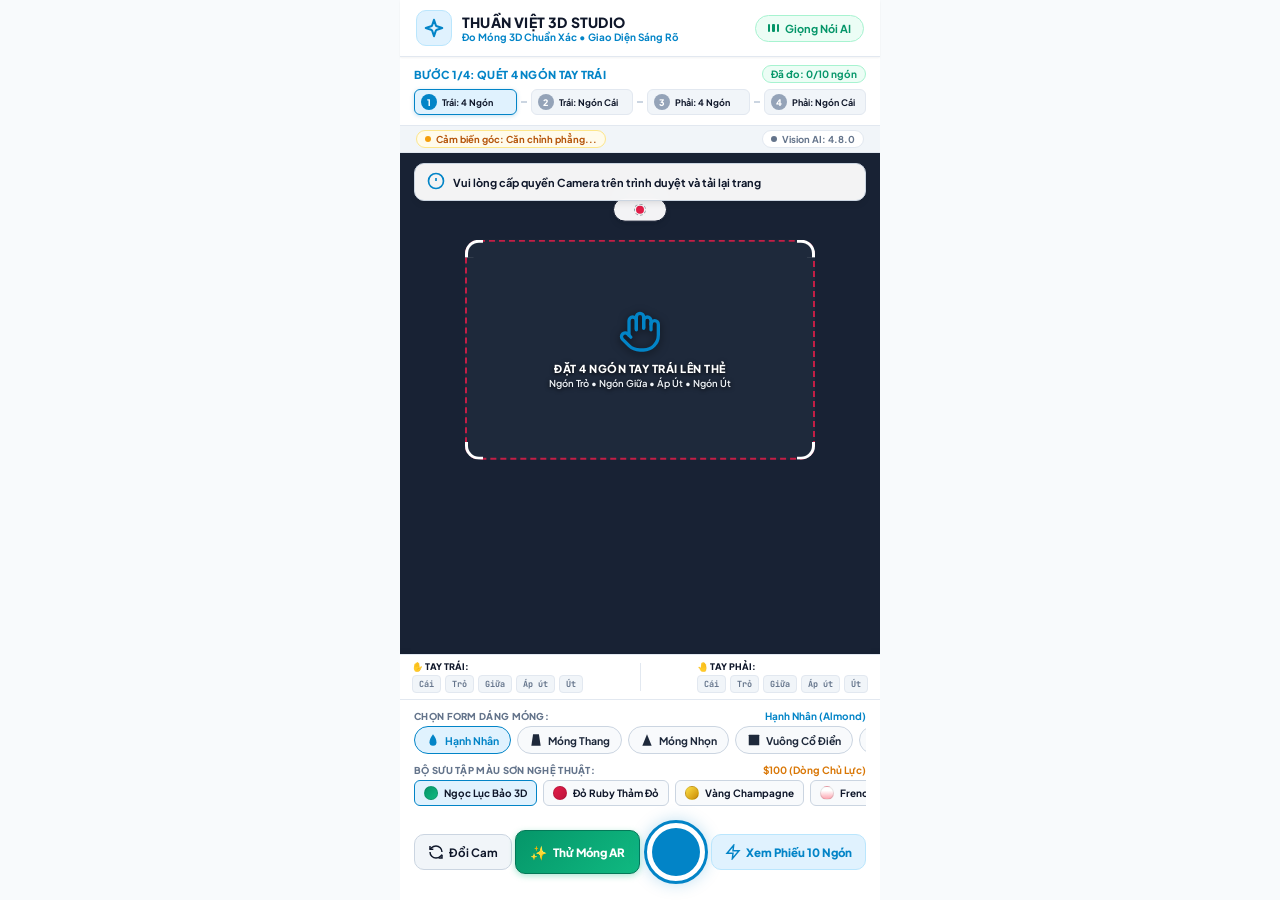
<file: index.html>
<!DOCTYPE html>
<html lang="vi">
<head>
    <meta charset="UTF-8">
    <meta name="viewport" content="width=device-width, initial-scale=1.0, maximum-scale=1.0, user-scalable=no">
    <title>Thuần Việt 3D Nail Studio — Quét 10 Ngón Bàn Tay (Light Mode)</title>
    <!-- Google Fonts -->
    <link rel="preconnect" href="https://fonts.googleapis.com">
    <link rel="preconnect" href="https://fonts.gstatic.com" crossorigin>
    <link href="https://fonts.googleapis.com/css2?family=Plus+Jakarta+Sans:wght@400;500;600;700;800&family=JetBrains+Mono:wght@600;700&display=swap" rel="stylesheet">
    <link rel="stylesheet" href="style.css">
    <!-- OpenCV.js -->
    <script async src="https://docs.opencv.org/4.8.0/opencv.js" onload="onOpenCvReady();" type="text/javascript"></script>
</head>
<body class="light-theme">

    <div class="app-container">
        <!-- HEADER (LIGHT THEME) -->
        <header class="app-header">
            <div class="brand">
                <div class="brand-badge">
                    <svg width="22" height="22" viewBox="0 0 24 24" fill="none" stroke="#0284C7" stroke-width="2.2" stroke-linecap="round" stroke-linejoin="round">
                        <path d="m12 3-1.912 5.813a2 2 0 0 1-1.275 1.275L3 12l5.813 1.912a2 2 0 0 1 1.275 1.275L12 21l1.912-5.813a2 2 0 0 1 1.275-1.275L21 12l-5.813-1.912a2 2 0 0 1-1.275-1.275L12 3Z"/>
                    </svg>
                </div>
                <div>
                    <h1 class="brand-title">THUẦN VIỆT 3D STUDIO</h1>
                    <span class="brand-sub">Đo Móng 3D Chuẩn Xác • Giao Diện Sáng Rõ</span>
                </div>
            </div>
            <div class="header-actions">
                <!-- VOICE ASSISTANT BUTTON -->
                <button id="voice-toggle-btn" class="btn-voice-pill active" title="Bật/Tắt Giọng Nói Hướng Dẫn">
                    <span class="sound-wave-bars">
                        <span></span><span></span><span></span>
                    </span>
                    <span class="btn-voice-text">Giọng Nói AI</span>
                </button>
            </div>
        </header>

        <!-- 4-STEP SCAN PROGRESSION STEPPER (HƯỚNG DẪN 4 BƯỚC ĐỦ 10 NGÓN) -->
        <div class="stepper-section">
            <div class="stepper-header">
                <span class="stepper-title" id="current-step-title">BƯỚC 1/4: QUÉT 4 NGÓN TAY TRÁI</span>
                <span class="fingers-counter" id="fingers-measured-tag">Đã đo: 0/10 ngón</span>
            </div>
            <div class="stepper-track">
                <div class="step-pill active" id="step-btn-1" data-step="1">
                    <span class="step-badge">1</span>
                    <span class="step-text">Trái: 4 Ngón</span>
                </div>
                <div class="step-connector"></div>
                <div class="step-pill" id="step-btn-2" data-step="2">
                    <span class="step-badge">2</span>
                    <span class="step-text">Trái: Ngón Cái</span>
                </div>
                <div class="step-connector"></div>
                <div class="step-pill" id="step-btn-3" data-step="3">
                    <span class="step-badge">3</span>
                    <span class="step-text">Phải: 4 Ngón</span>
                </div>
                <div class="step-connector"></div>
                <div class="step-pill" id="step-btn-4" data-step="4">
                    <span class="step-badge">4</span>
                    <span class="step-text">Phải: Ngón Cái</span>
                </div>
            </div>
        </div>

        <!-- SENSOR STATUS HUD -->
        <div class="sensor-bar">
            <div id="gyro-pill" class="status-pill status-warning">
                <span class="pulse-dot"></span> <span id="gyro-text">Cảm biến góc: Căn chỉnh phẳng...</span>
            </div>
            <div id="cv-pill" class="status-pill status-neutral">
                <span class="pulse-dot"></span> <span id="cv-text">Vision AI: 4.8.0</span>
            </div>
        </div>

        <!-- MAIN VIEWPORT / CAMERA CONTAINER -->
        <main class="viewport-card">
            <!-- CAMERA FEED -->
            <div id="camera-wrapper" class="camera-wrapper">
                <video id="video-feed" autoplay playsinline muted></video>
                <canvas id="ar-tryon-canvas" class="ar-tryon-canvas"></canvas>
                
                <!-- CARD OVERLAY FRAME WITH DYNAMIC HAND SILHOUETTE -->
                <div id="card-overlay" class="card-overlay">
                    <div class="corner tl"></div>
                    <div class="corner tr"></div>
                    <div class="corner br"></div>
                    <div class="corner bl"></div>
                    
                    <div class="overlay-guidance" id="overlay-guidance-content">
                        <div class="hand-silhouette-icon" id="silhouette-icon">
                            <!-- SVG Silhouette for 4 fingers -->
                            <svg width="44" height="44" viewBox="0 0 24 24" fill="none" stroke="#0284C7" stroke-width="1.8" stroke-linecap="round" stroke-linejoin="round">
                                <path d="M18 11V6a2 2 0 0 0-2-2v0a2 2 0 0 0-2 2v4"/>
                                <path d="M14 10V4a2 2 0 0 0-2-2v0a2 2 0 0 0-2 2v7"/>
                                <path d="M10 10.5V6a2 2 0 0 0-2-2v0a2 2 0 0 0-2 2v8"/>
                                <path d="M18 8a2 2 0 1 1 4 0v6a8 8 0 0 1-8 8h-2c-2.8 0-4.5-.86-5.99-2.34l-3.6-3.6a2 2 0 0 1 2.83-2.82L7 15"/>
                            </svg>
                        </div>
                        <p class="overlay-title" id="overlay-step-title">ĐẶT 4 NGÓN TAY TRÁI LÊN THẺ</p>
                        <p class="overlay-desc" id="overlay-step-desc">Ngón Trỏ • Ngón Giữa • Áp Út • Ngón Út</p>
                    </div>

                    <!-- Precision Spirit Bubble Level -->
                    <div class="spirit-level">
                        <div id="level-bubble" class="level-bubble"></div>
                        <div class="level-crosshair"></div>
                    </div>
                </div>

                <!-- LIVE HUD BANNER -->
                <div id="hud-banner" class="hud-banner">
                    <span id="hud-icon" class="hud-icon">
                        <svg width="18" height="18" viewBox="0 0 24 24" fill="none" stroke="#0284C7" stroke-width="2.2"><circle cx="12" cy="12" r="10"/><line x1="12" x2="12" y1="8" y2="12"/><line x1="12" x2="12.01" y1="16" y2="16"/></svg>
                    </span>
                    <span id="hud-message">Vui lòng giữ điện thoại nằm ngang song song mặt bàn</span>
                </div>

                <!-- PRIVACY MASK SHIELD -->
                <div class="privacy-shield-tag">
                    <svg width="13" height="13" viewBox="0 0 24 24" fill="none" stroke="#059669" stroke-width="2.2"><rect width="18" height="11" x="3" y="11" rx="2" ry="2"/><path d="M7 11V7a5 5 0 0 1 10 0v4"/></svg>
                    <span>Auto-Masking: Tự động che số thẻ bảo vệ thông tin</span>
                </div>
            </div>

            <!-- LIVE MEASURED 10-FINGER STATUS BAR (HIỂN THỊ TIẾN ĐỘ 10 NGÓN) -->
            <div class="measured-fingers-bar">
                <div class="hand-col left-col">
                    <span class="hand-col-title">✋ TAY TRÁI:</span>
                    <div class="finger-chips-row">
                        <span class="f-chip" id="chip-l-thumb">Cái</span>
                        <span class="f-chip" id="chip-l-index">Trỏ</span>
                        <span class="f-chip" id="chip-l-middle">Giữa</span>
                        <span class="f-chip" id="chip-l-ring">Áp út</span>
                        <span class="f-chip" id="chip-l-pinky">Út</span>
                    </div>
                </div>
                <div class="hand-divider"></div>
                <div class="hand-col right-col">
                    <span class="hand-col-title">🤚 TAY PHẢI:</span>
                    <div class="finger-chips-row">
                        <span class="f-chip" id="chip-r-thumb">Cái</span>
                        <span class="f-chip" id="chip-r-index">Trỏ</span>
                        <span class="f-chip" id="chip-r-middle">Giữa</span>
                        <span class="f-chip" id="chip-r-ring">Áp út</span>
                        <span class="f-chip" id="chip-r-pinky">Út</span>
                    </div>
                </div>
            </div>
        </main>

        <!-- CUSTOMIZATION STUDIO CONTROLS (LIGHT THEME) -->
        <section class="studio-controls">
            <!-- 1. SHAPE SELECTOR -->
            <div class="custom-group">
                <div class="group-header">
                    <span class="group-label">CHỌN FORM DÁNG MÓNG:</span>
                    <span class="group-selected-val" id="lbl-shape-selected">Hạnh Nhân (Almond)</span>
                </div>
                <div class="chips-scroll" id="shape-chips">
                    <button class="chip active" data-shape="almond" data-name="Hạnh Nhân (Almond)">
                        <svg width="14" height="14" viewBox="0 0 24 24" fill="currentColor"><path d="M12 2C8 7 6 12 6 16a6 6 0 0 0 12 0c0-4-2-9-6-14z"/></svg>
                        <span>Hạnh Nhân</span>
                    </button>
                    <button class="chip" data-shape="coffin" data-name="Móng Thang (Coffin)">
                        <svg width="14" height="14" viewBox="0 0 24 24" fill="currentColor"><polygon points="7,2 17,2 20,22 4,22"/></svg>
                        <span>Móng Thang</span>
                    </button>
                    <button class="chip" data-shape="stiletto" data-name="Móng Nhọn (Stiletto)">
                        <svg width="14" height="14" viewBox="0 0 24 24" fill="currentColor"><polygon points="12,2 20,22 4,22"/></svg>
                        <span>Móng Nhọn</span>
                    </button>
                    <button class="chip" data-shape="square" data-name="Vuông Cổ Điển (Square)">
                        <svg width="14" height="14" viewBox="0 0 24 24" fill="currentColor"><rect width="18" height="18" x="3" y="3" rx="1"/></svg>
                        <span>Vuông Cổ Điển</span>
                    </button>
                    <button class="chip" data-shape="oval" data-name="Bầu Dục Tự Nhiên (Oval)">
                        <svg width="14" height="14" viewBox="0 0 24 24" fill="currentColor"><ellipse cx="12" cy="12" rx="7" ry="10"/></svg>
                        <span>Bầu Dục</span>
                    </button>
                </div>
            </div>

            <!-- 2. ART THEME SELECTOR -->
            <div class="custom-group">
                <div class="group-header">
                    <span class="group-label">BỘ SƯU TẬP MÀU SƠN NGHỆ THUẬT:</span>
                    <span class="group-price-val" id="lbl-theme-price">$100 (Dòng Chủ Lực)</span>
                </div>
                <div class="swatches-scroll" id="theme-swatches">
                    <div class="swatch-card active" data-theme="emerald" data-name="Emerald 3D Velvet" data-price="$100 (Dòng Chủ Lực)">
                        <div class="swatch-circle grad-emerald"></div>
                        <span class="swatch-name">Ngọc Lục Bảo 3D</span>
                    </div>
                    <div class="swatch-card" data-theme="ruby" data-name="Ruby Haute Couture" data-price="$200 (May Đo Xa Xỉ)">
                        <div class="swatch-circle grad-ruby"></div>
                        <span class="swatch-name">Đỏ Ruby Thảm Đỏ</span>
                    </div>
                    <div class="swatch-card" data-theme="champagne" data-name="Golden Champagne Luxury" data-price="$200 (Hoàng Gia)">
                        <div class="swatch-circle grad-champagne"></div>
                        <span class="swatch-name">Vàng Champagne</span>
                    </div>
                    <div class="swatch-card" data-theme="french" data-name="French Minimalist Glow" data-price="$50 (Tiêu Chuẩn)">
                        <div class="swatch-circle grad-french"></div>
                        <span class="swatch-name">French Thanh Lịch</span>
                    </div>
                    <div class="swatch-card" data-theme="opal" data-name="Opal Mermaid Aura" data-price="$100 (Thiết Kế Riêng)">
                        <div class="swatch-circle grad-opal"></div>
                        <span class="swatch-name">Mắt Mèo Xà Cừ</span>
                    </div>
                </div>
            </div>

            <!-- ACTION CONTROLS ROW -->
            <div class="action-row">
                <button id="switch-cam-btn" class="btn btn-secondary" title="Đổi camera">
                    <svg width="16" height="16" viewBox="0 0 24 24" fill="none" stroke="currentColor" stroke-width="2.2"><path d="M21 12a9 9 0 0 0-9-9 9.75 9.75 0 0 0-6.74 2.74L3 8"/><path d="M3 3v5h5"/><path d="M3 12a9 9 0 0 0 9 9 9.75 9.75 0 0 0 6.74-2.74L21 16"/><path d="M16 21h5v-5"/></svg>
                    <span>Đổi Cam</span>
                </button>

                <button id="ar-tryon-toggle-btn" class="btn btn-ar-tryon" title="Bật/Tắt chế độ Thử Móng Thực Tế Ảo (AR)">
                    <span class="ar-sparkle-icon">✨</span>
                    <span>Thử Móng AR</span>
                </button>

                <button id="capture-btn" class="btn-shutter" title="Chụp bước hiện tại">
                    <div class="shutter-inner"></div>
                </button>

                <button id="demo-mode-btn" class="btn btn-demo" title="Quét thử toàn bộ 10 ngón">
                    <svg width="16" height="16" viewBox="0 0 24 24" fill="none" stroke="currentColor" stroke-width="2.2"><polygon points="13 2 3 14 12 14 11 22 21 10 12 10 13 2"/></svg>
                    <span>Xem Phiếu 10 Ngón</span>
                </button>
            </div>
        </section>

        <!-- LUXURY JOB TICKET MODAL (LIGHT THEME) -->
        <div id="ticket-modal" class="ticket-modal">
            <div class="modal-backdrop"></div>
            <div class="modal-sheet">
                <div class="sheet-drag-handle"></div>
                
                <div class="ticket-header">
                    <div class="ticket-brand-badge">
                        <div class="badge-dot-green"></div>
                        <span>THUAN VIET EXPORT HUB • QC VERIFIED (10 NGÓN)</span>
                    </div>
                    <div class="ticket-header-right">
                        <a id="sheet-link-btn" href="https://docs.google.com/spreadsheets/d/1HzQp6To-Nym-_payriXnLz97jsw6lJgkReQ0OVJ6y5I/edit?usp=sharing" target="_blank" class="btn-sheet-link" title="Xem Bảng Tính Google Sheet Trực Tuyến">
                            📊 Mở Google Sheet
                        </a>
                        <button id="close-modal-btn" class="btn-close-circle">✕</button>
                    </div>
                </div>

                <div class="ticket-main-title">
                    <h2>PHIẾU MAY ĐO KỸ THUẬT SỐ #VN-2026-S23</h2>
                    <div class="ticket-sub-row">
                        <span class="ticket-subtitle">Đầy đủ thông số may đo 10 ngón xuất xưởng nghệ nhân</span>
                        <span id="sheet-sync-badge" class="sheet-sync-pill">🟢 Đã đồng bộ Google Sheet</span>
                    </div>
                </div>

                <!-- CUSTOMER INFO FORM (ManiMe-Style: Show AFTER scanning is done) -->
                <div class="customer-info-section" id="customer-info-section">
                    <div class="customer-info-header">
                        <svg width="16" height="16" viewBox="0 0 24 24" fill="none" stroke="#0284C7" stroke-width="2.2"><path d="M20 21v-2a4 4 0 0 0-4-4H8a4 4 0 0 0-4 4v2"/><circle cx="12" cy="7" r="4"/></svg>
                        <span>THÔNG TIN KHÁCH HÀNG & GIAO HÀNG:</span>
                    </div>
                    <div class="customer-form-grid">
                        <div class="form-field">
                            <label for="cust-name">Họ và Tên <span class="req">*</span></label>
                            <input type="text" id="cust-name" placeholder="Ví dụ: Nguyễn Thu Hà / Jessica Miller" autocomplete="name">
                        </div>
                        <div class="form-field form-field-half">
                            <label for="cust-age">Tuổi</label>
                            <input type="number" id="cust-age" placeholder="26" min="10" max="99" autocomplete="off">
                        </div>
                        <div class="form-field">
                            <label for="cust-phone">Số điện thoại / WhatsApp <span class="req">*</span></label>
                            <input type="tel" id="cust-phone" placeholder="+84 912 345 678" autocomplete="tel">
                        </div>
                        <div class="form-field">
                            <label for="cust-address">Địa chỉ giao hàng <span class="req">*</span></label>
                            <textarea id="cust-address" rows="2" placeholder="123 Main St, Los Angeles, CA 90001, USA"></textarea>
                        </div>
                        <div class="form-field">
                            <label for="cust-notes">Ghi chú riêng cho thợ</label>
                            <input type="text" id="cust-notes" placeholder="VD: Móng cái trái bị dẹp, cần uốn kỹ">
                        </div>
                    </div>
                    <!-- CAPTURED PHOTOS PREVIEW -->
                    <div class="captured-photos-row" id="captured-photos-row">
                        <div class="photo-thumb" id="photo-thumb-1"><span class="photo-label">B1</span><span class="photo-status">⏳</span></div>
                        <div class="photo-thumb" id="photo-thumb-2"><span class="photo-label">B2</span><span class="photo-status">⏳</span></div>
                        <div class="photo-thumb" id="photo-thumb-3"><span class="photo-label">B3</span><span class="photo-status">⏳</span></div>
                        <div class="photo-thumb" id="photo-thumb-4"><span class="photo-label">B4</span><span class="photo-status">⏳</span></div>
                    </div>

                    <!-- SUBMIT BUTTON RIGHT INSIDE CUSTOMER FORM -->
                    <button id="upload-order-btn" class="btn btn-submit-order">
                        <svg width="20" height="20" viewBox="0 0 24 24" fill="none" stroke="currentColor" stroke-width="2.5" stroke-linecap="round" stroke-linejoin="round"><polyline points="20 6 9 17 4 12"/></svg>
                        <span>✅ HOÀN THÀNH & XÁC NHẬN ĐƠN MAY ĐO</span>
                    </button>
                </div>

                <!-- DESIGN SUMMARY GRID -->
                <div class="design-summary-grid">
                    <div class="summary-cell">
                        <span class="sum-lbl">FORM DÁNG</span>
                        <strong class="sum-val" id="ticket-shape-val">Hạnh Nhân (Almond)</strong>
                    </div>
                    <div class="summary-cell">
                        <span class="sum-lbl">BỘ SƯU TẬP</span>
                        <strong class="sum-val text-primary" id="ticket-theme-val">Emerald 3D Velvet</strong>
                    </div>
                    <div class="summary-cell">
                        <span class="sum-lbl">PHÂN KHÚC</span>
                        <strong class="sum-val text-warning" id="ticket-price-val">$100 (Dòng Chủ Lực)</strong>
                    </div>
                </div>

                <!-- 10 NAIL SIZES BENTO CARDS -->
                <div class="bento-specs-grid">
                    <!-- LEFT HAND -->
                    <div class="bento-hand-card">
                        <div class="hand-card-header left-header">
                            <span class="hand-card-title">✋ BÀN TAY TRÁI (LEFT)</span>
                            <span class="hand-card-hash" id="left-hash">Hash: L-15458</span>
                        </div>
                        <div class="fingers-list">
                            <div class="finger-row">
                                <span class="finger-name">Ngón Cái (Thumb)</span>
                                <span class="finger-mm" id="l-thumb-mm">16.1 mm</span>
                                <span class="size-pill size-primary" id="l-thumb-size">Size #1</span>
                            </div>
                            <div class="finger-row">
                                <span class="finger-name">Ngón Trỏ (Index)</span>
                                <span class="finger-mm" id="l-index-mm">12.2 mm</span>
                                <span class="size-pill" id="l-index-size">Size #5</span>
                            </div>
                            <div class="finger-row">
                                <span class="finger-name">Ngón Giữa (Middle)</span>
                                <span class="finger-mm" id="l-middle-mm">13.0 mm</span>
                                <span class="size-pill" id="l-middle-size">Size #4</span>
                            </div>
                            <div class="finger-row">
                                <span class="finger-name">Áp Út (Ring)</span>
                                <span class="finger-mm" id="l-ring-mm">12.0 mm</span>
                                <span class="size-pill" id="l-ring-size">Size #5</span>
                            </div>
                            <div class="finger-row">
                                <span class="finger-name">Ngón Út (Pinky)</span>
                                <span class="finger-mm" id="l-pinky-mm">9.1 mm</span>
                                <span class="size-pill" id="l-pinky-size">Size #8</span>
                            </div>
                        </div>
                    </div>

                    <!-- RIGHT HAND -->
                    <div class="bento-hand-card">
                        <div class="hand-card-header right-header">
                            <span class="hand-card-title">🤚 BÀN TAY PHẢI (RIGHT)</span>
                            <span class="hand-card-hash" id="right-hash">Hash: R-15458</span>
                        </div>
                        <div class="fingers-list">
                            <div class="finger-row">
                                <span class="finger-name">Ngón Cái (Thumb)</span>
                                <span class="finger-mm" id="r-thumb-mm">16.0 mm</span>
                                <span class="size-pill size-primary" id="r-thumb-size">Size #1</span>
                            </div>
                            <div class="finger-row">
                                <span class="finger-name">Ngón Trỏ (Index)</span>
                                <span class="finger-mm" id="r-index-mm">12.1 mm</span>
                                <span class="size-pill" id="r-index-size">Size #5</span>
                            </div>
                            <div class="finger-row">
                                <span class="finger-name">Ngón Giữa (Middle)</span>
                                <span class="finger-mm" id="r-middle-mm">13.0 mm</span>
                                <span class="size-pill" id="r-middle-size">Size #4</span>
                            </div>
                            <div class="finger-row">
                                <span class="finger-name">Áp Út (Ring)</span>
                                <span class="finger-mm" id="r-ring-mm">12.0 mm</span>
                                <span class="size-pill" id="r-ring-size">Size #5</span>
                            </div>
                            <div class="finger-row">
                                <span class="finger-name">Ngón Út (Pinky)</span>
                                <span class="finger-mm" id="r-pinky-mm">9.0 mm</span>
                                <span class="size-pill" id="r-pinky-size">Size #8</span>
                            </div>
                        </div>
                    </div>
                </div>

                <!-- DIRECTIVE BOX -->
                <div class="directive-box">
                    <div class="directive-header">
                        <svg width="15" height="15" viewBox="0 0 24 24" fill="none" stroke="#0284C7" stroke-width="2.2"><path d="M14.7 6.3a1 1 0 0 0 0 1.4l1.6 1.6a1 1 0 0 0 1.4 0l3.77-3.77a6 6 0 0 1-7.94 7.94l-6.91 6.91a2.12 2.12 0 0 1-3-3l6.91-6.91a6 6 0 0 1 7.94-7.94l-3.76 3.76z"/></svg>
                        <span>CHỈ DẪN KỸ THUẬT GIA CÔNG THỦ CÔNG:</span>
                    </div>
                    <div class="directive-body">
                        <div class="directive-line">
                            <span class="d-lbl">Vòm Cong C-Curve:</span>
                            <strong class="d-val text-success" id="c-curve-val">Rc = 10.4 mm • Loại 2 (Tiêu Chuẩn)</strong>
                        </div>
                        <div class="directive-line">
                            <span class="d-lbl">Phôi Cần Rút:</span>
                            <span class="d-val" id="directive-shape-tip">Phôi Gel Dáng Hạnh Nhân (Almond Tip)</span>
                        </div>
                        <div class="directive-line">
                            <span class="d-lbl">Kỹ Thuật Mài Viền:</span>
                            <span class="d-val text-warning">Mài vát mỏng mép biểu bì 0.2mm góc 30°</span>
                        </div>
                        <div class="directive-line">
                            <span class="d-lbl">Quà Tặng Kèm:</span>
                            <span class="d-val">1 Serum Dầu Jojoba Rã Keo 10ml + 1 Que Gỗ Cam Vát</span>
                        </div>
                    </div>
                </div>

                <!-- PRIMARY FINISH CTA (BIG PROMINENT BUTTON) -->
                <div class="finish-cta-container">
                    <button id="submit-order-bottom-btn" class="btn btn-submit-order btn-pulse-action">
                        <svg width="22" height="22" viewBox="0 0 24 24" fill="none" stroke="currentColor" stroke-width="2.5" stroke-linecap="round" stroke-linejoin="round"><polyline points="20 6 9 17 4 12"/></svg>
                        <span>✅ HOÀN THÀNH & GỬI MAY ĐO NGAY</span>
                    </button>
                </div>

                <!-- SECONDARY TICKET ACTIONS -->
                <div class="ticket-actions">
                    <button id="print-ticket-btn" class="btn btn-secondary">
                        <svg width="15" height="15" viewBox="0 0 24 24" fill="none" stroke="currentColor" stroke-width="2"><polyline points="6 9 6 2 18 2 18 9"/><path d="M6 18H4a2 2 0 0 1-2-2v-5a2 2 0 0 1 2-2h16a2 2 0 0 1 2 2v5a2 2 0 0 1-2 2h-2"/><rect width="12" height="8" x="6" y="14"/></svg>
                        <span>In Tem Nhiệt</span>
                    </button>
                    <button id="copy-json-btn" class="btn btn-ghost">
                        <span>Sao Chép JSON</span>
                    </button>
                    <button id="rescan-btn" class="btn btn-ghost">🔄 Quét Lại Từ Bước 1</button>
                </div>
            </div>
        </div>

        <!-- LUXURY ORDER SUCCESS MODAL (MÀN HÌNH CHÚC MỪNG HOÀN TẤT) -->
        <div id="success-modal" class="success-modal">
            <div class="success-backdrop"></div>
            <div class="success-card">
                <div class="success-icon-badge">
                    <svg width="40" height="40" viewBox="0 0 24 24" fill="none" stroke="#059669" stroke-width="2.5" stroke-linecap="round" stroke-linejoin="round">
                        <path d="M22 11.08V12a10 10 0 1 1-5.93-9.14"/>
                        <polyline points="22 4 12 14.01 9 11.01"/>
                    </svg>
                </div>
                <h2 class="success-title">ĐẶT HÀNG MAY ĐO THÀNH CÔNG!</h2>
                <p class="success-desc">Dữ liệu may đo 10 ngón và 4 ảnh chụp đã được truyền trực tiếp về xưởng nghệ nhân Thuần Việt.</p>
                
                <div class="order-receipt-box">
                    <div class="receipt-row">
                        <span class="r-lbl">MÃ ĐƠN MAY ĐO:</span>
                        <strong class="r-val text-primary" id="success-order-id">#VN-884291</strong>
                    </div>
                    <div class="receipt-row">
                        <span class="r-lbl">KHÁCH HÀNG:</span>
                        <span class="r-val" id="success-cust-name">Mai Hưng</span>
                    </div>
                    <div class="receipt-row">
                        <span class="r-lbl">MẪU & DÁNG:</span>
                        <span class="r-val" id="success-design-info">Emerald 3D Velvet • Hạnh Nhân</span>
                    </div>
                    <div class="receipt-divider"></div>
                    <div class="receipt-sizes-summary">
                        <div class="sizes-col">
                            <span class="sc-title">TAY TRÁI:</span>
                            <span class="sc-val" id="success-left-sizes">#1 - #5 - #4 - #5 - #8</span>
                        </div>
                        <div class="sizes-col">
                            <span class="sc-title">TAY PHẢI:</span>
                            <span class="sc-val" id="success-right-sizes">#1 - #5 - #4 - #5 - #8</span>
                        </div>
                    </div>
                </div>

                <div class="success-actions">
                    <button id="share-whatsapp-btn" class="btn btn-whatsapp">
                        <svg width="18" height="18" viewBox="0 0 24 24" fill="currentColor"><path d="M12.031 6.172c-3.181 0-5.767 2.586-5.768 5.766-.001 1.298.38 2.27 1.019 3.287l-.711 2.598 2.664-.698c.97.529 1.944.821 3.013.821h.005c3.179 0 5.766-2.587 5.766-5.766 0-3.181-2.588-5.768-5.768-5.768zm0 10.366c-.958 0-1.85-.268-2.624-.739l-.188-.115-1.571.412.42-1.531-.125-.199c-.524-.834-.8-1.745-.8-2.695 0-2.536 2.063-4.598 4.601-4.598 2.536 0 4.6 2.063 4.6 4.598 0 2.537-2.064 4.599-4.601 4.599z"/></svg>
                        <span>Gửi Xác Nhận Qua WhatsApp / Zalo</span>
                    </button>
                    <button id="close-success-btn" class="btn btn-secondary" style="width: 100%;">
                        <span>Đóng & Quay Về Studio</span>
                    </button>
                </div>
            </div>
        </div>
    </div>
    </div>

    <!-- AR & MAIN APP SCRIPTS -->
    <script src="virtual_nail_tryon.js"></script>
    <script src="app.js"></script>
</body>
</html>
</file>
<file: style.css>
/* ==========================================================================
   THUAN VIET AI 3D NAIL STUDIO — CRISP LIGHT THEME (HIGH CONTRAST & READABLE)
   Designed for Samsung Galaxy S23 Ultra & Daytime Visibility
   ========================================================================== */

:root {
    --bg-base: #F8FAFC;
    --bg-surface: #FFFFFF;
    --bg-surface-elevated: #F1F5F9;
    --bg-card: #FFFFFF;
    
    --border-subtle: #E2E8F0;
    --border-highlight: #CBD5E1;
    --border-active: #0284C7;

    --color-primary: #0284C7;
    --color-primary-light: #E0F2FE;
    --color-primary-glow: rgba(2, 132, 199, 0.25);
    
    --color-success: #059669;
    --color-success-light: #ECFDF5;
    
    --color-warning: #D97706;
    --color-warning-light: #FFFBEB;
    
    --color-danger: #E11D48;
    --color-danger-light: #FFF1F2;

    --text-pure: #0F172A;
    --text-main: #1E293B;
    --text-muted: #64748B;
    --text-faint: #94A3B8;

    --radius-xl: 20px;
    --radius-lg: 14px;
    --radius-md: 10px;
    --radius-sm: 6px;
    
    --font-mono: 'JetBrains Mono', monospace;
    --shadow-sm: 0 1px 2px rgba(0, 0, 0, 0.05);
    --shadow-md: 0 4px 6px -1px rgba(0, 0, 0, 0.08), 0 2px 4px -2px rgba(0, 0, 0, 0.04);
    --shadow-lg: 0 10px 15px -3px rgba(0, 0, 0, 0.1), 0 4px 6px -4px rgba(0, 0, 0, 0.05);
}

* {
    box-sizing: border-box;
    margin: 0;
    padding: 0;
    font-family: 'Plus Jakarta Sans', -apple-system, BlinkMacSystemFont, 'Segoe UI', Roboto, sans-serif;
    -webkit-tap-highlight-color: transparent;
}

body.light-theme {
    background-color: var(--bg-base);
    color: var(--text-main);
    min-height: 100vh;
    display: flex;
    justify-content: center;
    align-items: center;
    overflow-x: hidden;
}

.app-container {
    width: 100%;
    max-width: 480px;
    height: 100vh;
    display: flex;
    flex-direction: column;
    background: var(--bg-base);
    position: relative;
}

/* ==========================================================================
   HEADER (LIGHT THEME)
   ========================================================================== */
.app-header {
    padding: 10px 16px;
    display: flex;
    justify-content: space-between;
    align-items: center;
    border-bottom: 1px solid var(--border-subtle);
    background: #FFFFFF;
    box-shadow: var(--shadow-sm);
    z-index: 20;
}

.brand {
    display: flex;
    align-items: center;
    gap: 10px;
}

.brand-badge {
    width: 36px;
    height: 36px;
    background: var(--color-primary-light);
    border: 1px solid #BAE6FD;
    border-radius: var(--radius-md);
    display: flex;
    align-items: center;
    justify-content: center;
    color: var(--color-primary);
}

.brand-title {
    font-size: 14px;
    font-weight: 800;
    letter-spacing: 0.2px;
    color: var(--text-pure);
}

.brand-sub {
    font-size: 10px;
    color: var(--color-primary);
    font-weight: 700;
    display: block;
}

/* VOICE BUTTON */
.btn-voice-pill {
    background: var(--bg-surface-elevated);
    border: 1px solid var(--border-subtle);
    color: var(--text-muted);
    padding: 6px 12px;
    border-radius: 20px;
    display: flex;
    align-items: center;
    gap: 6px;
    font-size: 11px;
    font-weight: 700;
    cursor: pointer;
    transition: all 0.2s;
}

.btn-voice-pill.active {
    background: var(--color-success-light);
    border-color: #A7F3D0;
    color: var(--color-success);
}

.sound-wave-bars {
    display: flex;
    align-items: center;
    gap: 2px;
    height: 12px;
}

.sound-wave-bars span {
    width: 2.5px;
    height: 8px;
    background: currentColor;
    border-radius: 1px;
}

.btn-voice-pill.speaking .sound-wave-bars span:nth-child(1) { animation: wave 0.6s infinite ease-in-out; }
.btn-voice-pill.speaking .sound-wave-bars span:nth-child(2) { animation: wave 0.8s infinite ease-in-out 0.2s; }
.btn-voice-pill.speaking .sound-wave-bars span:nth-child(3) { animation: wave 0.7s infinite ease-in-out 0.4s; }

@keyframes wave {
    0%, 100% { height: 4px; }
    50% { height: 14px; }
}

/* ==========================================================================
   4-STEP SCAN PROGRESSION STEPPER
   ========================================================================== */
.stepper-section {
    background: #FFFFFF;
    border-bottom: 1px solid var(--border-subtle);
    padding: 8px 14px 10px;
    display: flex;
    flex-direction: column;
    gap: 6px;
}

.stepper-header {
    display: flex;
    justify-content: space-between;
    align-items: center;
}

.stepper-title {
    font-size: 11px;
    font-weight: 800;
    color: var(--color-primary);
    letter-spacing: 0.3px;
}

.fingers-counter {
    font-size: 10px;
    font-weight: 700;
    color: var(--color-success);
    background: var(--color-success-light);
    padding: 2px 8px;
    border-radius: 10px;
    border: 1px solid #A7F3D0;
}

.stepper-track {
    display: flex;
    align-items: center;
    justify-content: space-between;
    gap: 4px;
}

.step-pill {
    flex: 1;
    background: var(--bg-surface-elevated);
    border: 1px solid var(--border-subtle);
    border-radius: 6px;
    padding: 4px 6px;
    display: flex;
    align-items: center;
    gap: 5px;
    cursor: pointer;
    transition: all 0.2s;
}

.step-pill.active {
    background: var(--color-primary-light);
    border-color: var(--color-primary);
    box-shadow: 0 1px 4px var(--color-primary-glow);
}

.step-pill.completed {
    background: var(--color-success-light);
    border-color: #A7F3D0;
}

.step-badge {
    width: 16px;
    height: 16px;
    border-radius: 50%;
    background: #94A3B8;
    color: #FFF;
    font-size: 9px;
    font-weight: 800;
    display: flex;
    align-items: center;
    justify-content: center;
}

.step-pill.active .step-badge {
    background: var(--color-primary);
}

.step-pill.completed .step-badge {
    background: var(--color-success);
}

.step-text {
    font-size: 9px;
    font-weight: 700;
    color: var(--text-pure);
    white-space: nowrap;
}

.step-connector {
    width: 6px;
    height: 1.5px;
    background: #CBD5E1;
}

/* ==========================================================================
   SENSOR BAR
   ========================================================================== */
.sensor-bar {
    padding: 4px 16px;
    background: #F1F5F9;
    display: flex;
    justify-content: space-between;
    border-bottom: 1px solid var(--border-subtle);
}

.status-pill {
    font-size: 9.5px;
    font-weight: 700;
    padding: 2px 8px;
    border-radius: 12px;
    display: flex;
    align-items: center;
    gap: 5px;
}

.pulse-dot {
    width: 6px;
    height: 6px;
    border-radius: 50%;
}

.status-warning { background: #FFFBEB; color: #B45309; border: 1px solid #FDE68A; }
.status-warning .pulse-dot { background: #F59E0B; }

.status-success { background: #ECFDF5; color: #047857; border: 1px solid #A7F3D0; }
.status-success .pulse-dot { background: #10B981; box-shadow: 0 0 4px #10B981; }

.status-neutral { background: #FFFFFF; color: var(--text-muted); border: 1px solid var(--border-subtle); }
.status-neutral .pulse-dot { background: var(--text-muted); }

/* ==========================================================================
   VIEWPORT & CAMERA
   ========================================================================== */
.viewport-card {
    flex: 1;
    position: relative;
    background: #1E293B;
    overflow: hidden;
    display: flex;
    flex-direction: column;
}

.camera-wrapper {
    position: absolute;
    top: 0; left: 0; width: 100%; height: 100%;
    display: flex;
    align-items: center;
    justify-content: center;
}

#video-feed {
    width: 100%;
    height: 100%;
    object-fit: cover;
    display: block;
    background: transparent;
}

/* SMART CARD OVERLAY */
.card-overlay {
    position: absolute;
    top: 36%;
    left: 50%;
    transform: translate(-50%, -50%);
    width: 82vw;
    max-width: 350px;
    height: calc(82vw / 1.5858);
    max-height: calc(350px / 1.5858);
    border: 2.5px dashed rgba(225, 29, 72, 0.85);
    border-radius: var(--radius-lg);
    box-shadow: 0 0 0 9999px rgba(15, 23, 42, 0.35);
    display: flex;
    flex-direction: column;
    align-items: center;
    justify-content: center;
    transition: all 0.3s cubic-bezier(0.4, 0, 0.2, 1);
    pointer-events: none;
    z-index: 5;
}

.card-overlay.ready {
    border: 3px solid var(--color-success);
    box-shadow: 0 0 0 9999px rgba(15, 23, 42, 0.25), 0 0 25px rgba(5, 150, 105, 0.45);
}

.card-overlay .corner {
    position: absolute;
    width: 18px;
    height: 18px;
    border-color: #FFFFFF;
    border-style: solid;
}

.card-overlay.ready .corner { border-color: var(--color-success); }

.corner.tl { top: -2px; left: -2px; border-width: 3px 0 0 3px; border-top-left-radius: var(--radius-lg); }
.corner.tr { top: -2px; right: -2px; border-width: 3px 3px 0 0; border-top-right-radius: var(--radius-lg); }
.corner.br { bottom: -2px; right: -2px; border-width: 0 3px 3px 0; border-bottom-right-radius: var(--radius-lg); }
.corner.bl { bottom: -2px; left: -2px; border-width: 0 0 3px 3px; border-bottom-left-radius: var(--radius-lg); }

.overlay-guidance {
    text-align: center;
    padding: 8px;
}

.hand-silhouette-icon {
    margin-bottom: 4px;
    filter: drop-shadow(0 2px 4px rgba(0, 0, 0, 0.6));
}

.overlay-title {
    font-size: 11px;
    font-weight: 800;
    color: #FFFFFF;
    letter-spacing: 0.5px;
    text-shadow: 0 1px 4px rgba(0, 0, 0, 0.9);
}

.overlay-desc {
    font-size: 9.5px;
    color: #F1F5F9;
    font-weight: 600;
    margin-top: 2px;
    text-shadow: 0 1px 4px rgba(0, 0, 0, 0.9);
}

/* SPIRIT LEVEL */
.spirit-level {
    position: absolute;
    top: -44px;
    width: 54px;
    height: 24px;
    background: rgba(255, 255, 255, 0.95);
    border: 1.5px solid #0F172A;
    border-radius: 12px;
    box-shadow: var(--shadow-md);
    display: flex;
    align-items: center;
    justify-content: center;
    overflow: hidden;
}

.level-crosshair {
    position: absolute;
    width: 12px;
    height: 12px;
    border: 1px dashed rgba(15, 23, 42, 0.4);
    border-radius: 50%;
}

.level-bubble {
    width: 8px;
    height: 8px;
    background: var(--color-danger);
    border-radius: 50%;
    transition: transform 0.1s linear, background-color 0.2s;
}

.level-bubble.level-ok {
    background: var(--color-success);
    box-shadow: 0 0 8px var(--color-success);
}

/* HUD INSTRUCTION BANNER */
.hud-banner {
    position: absolute;
    top: 10px;
    left: 14px;
    right: 14px;
    background: rgba(255, 255, 255, 0.95);
    backdrop-filter: blur(10px);
    border: 1px solid var(--border-highlight);
    padding: 8px 12px;
    border-radius: var(--radius-md);
    display: flex;
    align-items: center;
    gap: 8px;
    font-size: 11px;
    font-weight: 700;
    color: var(--text-pure);
    z-index: 5;
    box-shadow: var(--shadow-md);
}

.privacy-shield-tag {
    position: absolute;
    bottom: 8px;
    left: 14px;
    font-size: 9px;
    font-weight: 600;
    color: #334155;
    background: rgba(255, 255, 255, 0.92);
    backdrop-filter: blur(8px);
    padding: 4px 10px;
    border-radius: 20px;
    border: 1px solid var(--border-subtle);
    display: flex;
    align-items: center;
    gap: 5px;
    z-index: 4;
}

/* ==========================================================================
   LIVE MEASURED 10-FINGER STATUS BAR (BOTTOM OF VIEWPORT)
   ========================================================================== */
.measured-fingers-bar {
    position: absolute;
    bottom: 0;
    left: 0;
    width: 100%;
    background: #FFFFFF;
    border-top: 1px solid var(--border-subtle);
    padding: 6px 12px;
    display: flex;
    justify-content: space-between;
    align-items: center;
    box-shadow: 0 -2px 6px rgba(0, 0, 0, 0.05);
    z-index: 6;
}

.hand-col {
    display: flex;
    flex-direction: column;
    gap: 3px;
}

.hand-col-title {
    font-size: 9px;
    font-weight: 800;
    color: var(--text-pure);
}

.finger-chips-row {
    display: flex;
    gap: 4px;
}

.f-chip {
    font-size: 8.5px;
    font-weight: 700;
    padding: 2px 6px;
    border-radius: 4px;
    background: var(--bg-surface-elevated);
    color: var(--text-muted);
    border: 1px solid var(--border-subtle);
    font-family: var(--font-mono);
}

.f-chip.measured {
    background: var(--color-success-light);
    color: var(--color-success);
    border-color: #A7F3D0;
    font-weight: 800;
}

.hand-divider {
    width: 1px;
    height: 28px;
    background: var(--border-subtle);
}

/* ==========================================================================
   STUDIO CONTROLS (LIGHT THEME)
   ========================================================================== */
.studio-controls {
    padding: 10px 14px 16px;
    background: #FFFFFF;
    border-top: 1px solid var(--border-subtle);
    display: flex;
    flex-direction: column;
    gap: 8px;
}

.custom-group {
    display: flex;
    flex-direction: column;
    gap: 4px;
}

.group-header {
    display: flex;
    justify-content: space-between;
    align-items: center;
}

.group-label {
    font-size: 9.5px;
    font-weight: 800;
    color: var(--text-muted);
    letter-spacing: 0.3px;
}

.group-selected-val { font-size: 10px; font-weight: 700; color: var(--color-primary); }
.group-price-val { font-size: 10px; font-weight: 700; color: var(--color-warning); }

/* CHIPS */
.chips-scroll, .swatches-scroll {
    display: flex;
    gap: 6px;
    overflow-x: auto;
    padding-bottom: 2px;
    scrollbar-width: none;
}
.chips-scroll::-webkit-scrollbar, .swatches-scroll::-webkit-scrollbar { display: none; }

.chip {
    background: #F8FAFC;
    color: var(--text-main);
    border: 1px solid var(--border-highlight);
    padding: 6px 11px;
    border-radius: 20px;
    font-size: 10.5px;
    font-weight: 700;
    white-space: nowrap;
    display: flex;
    align-items: center;
    gap: 5px;
    cursor: pointer;
    transition: all 0.2s;
}

.chip.active {
    background: var(--color-primary-light);
    border-color: var(--color-primary);
    color: var(--color-primary);
}

/* SWATCHES */
.swatch-card {
    background: #F8FAFC;
    border: 1px solid var(--border-highlight);
    border-radius: var(--radius-sm);
    padding: 5px 9px;
    display: flex;
    align-items: center;
    gap: 6px;
    white-space: nowrap;
    cursor: pointer;
    transition: all 0.2s;
}

.swatch-card.active {
    border-color: var(--color-primary);
    background: var(--color-primary-light);
}

.swatch-circle {
    width: 14px;
    height: 14px;
    border-radius: 50%;
    border: 1px solid rgba(0, 0, 0, 0.1);
}

.grad-emerald { background: linear-gradient(135deg, #059669, #10B981); }
.grad-ruby { background: linear-gradient(135deg, #E11D48, #BE123C); }
.grad-champagne { background: linear-gradient(135deg, #FDE047, #CA8A04); }
.grad-french { background: linear-gradient(180deg, #FFFFFF 30%, #FDA4AF 100%); }
.grad-opal { background: linear-gradient(135deg, #C084FC, #38BDF8); }

.swatch-name {
    font-size: 10px;
    font-weight: 700;
    color: var(--text-pure);
}

/* ACTION CONTROLS ROW */
.action-row {
    display: flex;
    align-items: center;
    justify-content: space-between;
    margin-top: 4px;
}

.btn {
    padding: 9px 13px;
    border-radius: var(--radius-md);
    font-size: 11.5px;
    font-weight: 700;
    border: none;
    cursor: pointer;
    display: flex;
    align-items: center;
    gap: 5px;
    transition: all 0.2s;
}

.btn-secondary {
    background: #F1F5F9;
    color: var(--text-pure);
    border: 1px solid var(--border-highlight);
}

.btn-demo {
    background: var(--color-primary-light);
    color: var(--color-primary);
    border: 1px solid #BAE6FD;
    font-weight: 800;
}

.btn-primary {
    background: var(--color-primary);
    color: #FFFFFF;
    font-weight: 800;
    box-shadow: 0 2px 8px var(--color-primary-glow);
}

.btn-ghost {
    background: transparent;
    color: var(--text-muted);
    border: 1px solid transparent;
}

/* SHUTTER BUTTON */
.btn-shutter {
    width: 64px;
    height: 64px;
    border-radius: 50%;
    background: transparent;
    border: 3.5px solid var(--color-primary);
    display: flex;
    align-items: center;
    justify-content: center;
    cursor: pointer;
    box-shadow: 0 0 16px var(--color-primary-glow);
}

.shutter-inner {
    width: 48px;
    height: 48px;
    border-radius: 50%;
    background: var(--color-primary);
    transition: all 0.2s;
}

.btn-shutter:active .shutter-inner {
    transform: scale(0.9);
    background: #0369A1;
}

/* ==========================================================================
   LUXURY JOB TICKET MODAL (LIGHT THEME)
   ========================================================================== */
.ticket-modal {
    position: fixed;
    top: 0; left: 0; width: 100vw; height: 100vh;
    display: none;
    z-index: 100;
}
.ticket-modal.open { display: block; }

.modal-backdrop {
    position: absolute;
    top: 0; left: 0; width: 100%; height: 100%;
    background: rgba(15, 23, 42, 0.6);
    backdrop-filter: blur(6px);
}

.modal-sheet {
    position: absolute;
    bottom: 0; left: 0; width: 100%;
    max-height: 90vh;
    background: #FFFFFF;
    border-top: 1px solid var(--border-highlight);
    border-top-left-radius: var(--radius-xl);
    border-top-right-radius: var(--radius-xl);
    padding: 16px 18px 22px;
    overflow-y: auto;
    display: flex;
    flex-direction: column;
    gap: 10px;
    box-shadow: 0 -10px 25px rgba(0, 0, 0, 0.15);
    animation: slideUp 0.3s cubic-bezier(0.16, 1, 0.3, 1);
}

@keyframes slideUp {
    from { transform: translateY(100%); }
    to { transform: translateY(0); }
}

.sheet-drag-handle {
    width: 36px;
    height: 4px;
    border-radius: 2px;
    background: #CBD5E1;
    margin: 0 auto 2px;
}

.ticket-header {
    display: flex;
    justify-content: space-between;
    align-items: center;
}

.ticket-header-right {
    display: flex;
    align-items: center;
    gap: 8px;
}

.btn-sheet-link {
    display: inline-flex;
    align-items: center;
    gap: 4px;
    background: #ECFDF5;
    color: #047857;
    border: 1px solid #A7F3D0;
    padding: 3px 8px;
    border-radius: var(--radius-sm);
    font-size: 9.5px;
    font-weight: 700;
    text-decoration: none;
    transition: all 0.15s;
}

.btn-sheet-link:hover {
    background: #D1FAE5;
    border-color: #6EE7B7;
}

.ticket-sub-row {
    display: flex;
    justify-content: space-between;
    align-items: center;
    flex-wrap: wrap;
    gap: 4px;
}

.sheet-sync-pill {
    font-size: 8.5px;
    font-weight: 700;
    color: #047857;
    background: #ECFDF5;
    border: 1px solid #A7F3D0;
    padding: 2px 6px;
    border-radius: 10px;
}

.ticket-brand-badge {
    display: flex;
    align-items: center;
    gap: 5px;
    font-size: 9.5px;
    font-weight: 800;
    color: var(--color-success);
}

.badge-dot-green {
    width: 7px;
    height: 7px;
    border-radius: 50%;
    background: var(--color-success);
}

.btn-close-circle {
    background: #F1F5F9;
    color: var(--text-pure);
    border: 1px solid var(--border-subtle);
    width: 28px;
    height: 28px;
    border-radius: 50%;
    cursor: pointer;
    font-size: 13px;
    font-weight: 800;
}

.ticket-main-title h2 {
    font-size: 14px;
    font-weight: 800;
    color: var(--text-pure);
}

.ticket-subtitle {
    font-size: 9.5px;
    color: var(--text-muted);
}

/* DESIGN SUMMARY GRID */
.design-summary-grid {
    display: grid;
    grid-template-columns: 1fr 1fr 1fr;
    gap: 6px;
    background: #F8FAFC;
    border: 1px solid var(--border-subtle);
    padding: 7px 10px;
    border-radius: var(--radius-sm);
}

.summary-cell { display: flex; flex-direction: column; }
.sum-lbl { font-size: 8.5px; color: var(--text-muted); font-weight: 700; }
.sum-val { font-size: 10.5px; font-weight: 800; color: var(--text-pure); }
.text-primary { color: var(--color-primary) !important; }
.text-warning { color: var(--color-warning) !important; }
.text-success { color: var(--color-success) !important; }

/* BENTO GRID SPECS */
.bento-specs-grid {
    display: grid;
    grid-template-columns: 1fr 1fr;
    gap: 8px;
}

.bento-hand-card {
    background: #F8FAFC;
    border: 1px solid var(--border-highlight);
    border-radius: var(--radius-md);
    overflow: hidden;
}

.hand-card-header {
    padding: 6px 10px;
    display: flex;
    justify-content: space-between;
    align-items: center;
    border-bottom: 1px solid var(--border-subtle);
}

.left-header { background: #F0F9FF; border-left: 3px solid var(--color-primary); }
.right-header { background: #ECFDF5; border-left: 3px solid var(--color-success); }

.hand-card-title { font-size: 9.5px; font-weight: 800; color: var(--text-pure); }
.hand-card-hash { font-size: 8.5px; color: var(--text-muted); font-family: var(--font-mono); }

.fingers-list {
    padding: 8px 10px;
    display: flex;
    flex-direction: column;
    gap: 5px;
}

.finger-row {
    display: flex;
    align-items: center;
    justify-content: space-between;
    font-size: 10px;
}

.finger-name { color: var(--text-main); font-size: 9px; font-weight: 600; }
.finger-mm { color: var(--text-pure); font-weight: 700; font-family: var(--font-mono); }

.size-pill {
    background: #FFFFFF;
    color: var(--text-pure);
    font-size: 9px;
    font-weight: 800;
    padding: 2px 6px;
    border-radius: 4px;
    border: 1px solid var(--border-highlight);
    font-family: var(--font-mono);
}

.size-primary {
    background: var(--color-primary-light);
    color: var(--color-primary);
    border-color: #BAE6FD;
}

/* DIRECTIVE BOX */
.directive-box {
    background: #F8FAFC;
    border: 1px solid var(--border-highlight);
    border-radius: var(--radius-md);
    padding: 10px 12px;
}

.directive-header {
    font-size: 10.5px;
    font-weight: 800;
    color: var(--text-pure);
    margin-bottom: 6px;
    display: flex;
    align-items: center;
    gap: 6px;
}

.directive-body {
    display: flex;
    flex-direction: column;
    gap: 4px;
    font-size: 9.5px;
}

.directive-line { display: flex; justify-content: space-between; }
.d-lbl { color: var(--text-muted); font-weight: 600; }
.d-val { font-weight: 700; color: var(--text-pure); }

/* TICKET ACTIONS */
.ticket-actions {
    display: grid;
    grid-template-columns: 1fr 1fr;
    gap: 8px;
}
.ticket-actions button:last-child { grid-column: span 2; }

/* ==========================================================================
   AR VIRTUAL TRY-ON STYLES (3D REALTIME NAIL OVERLAY)
   ========================================================================== */
.ar-tryon-canvas {
    position: absolute;
    top: 0;
    left: 0;
    width: 100%;
    height: 100%;
    pointer-events: none;
    z-index: 4;
    display: none;
}

.btn-ar-tryon {
    display: flex;
    align-items: center;
    justify-content: center;
    gap: 6px;
    background: linear-gradient(135deg, #059669 0%, #10B981 100%);
    color: #FFFFFF;
    border: 1.5px solid #047857;
    border-radius: var(--radius-md);
    padding: 0 14px;
    height: 44px;
    font-size: 11.5px;
    font-weight: 800;
    cursor: pointer;
    box-shadow: 0 2px 6px rgba(16, 185, 129, 0.35);
    transition: all 0.2s cubic-bezier(0.4, 0, 0.2, 1);
}

.btn-ar-tryon:hover {
    background: linear-gradient(135deg, #047857 0%, #059669 100%);
    transform: translateY(-1px);
    box-shadow: 0 4px 10px rgba(16, 185, 129, 0.45);
}

.btn-ar-tryon.active {
    background: linear-gradient(135deg, #EA580C 0%, #F97316 100%);
    border-color: #C2410C;
    box-shadow: 0 0 12px rgba(249, 115, 22, 0.6);
}

.ar-sparkle-icon {
    font-size: 14px;
    animation: sparkle-spin 2s infinite ease-in-out;
}

@keyframes sparkle-spin {
    0%, 100% { transform: scale(1) rotate(0deg); }
    50% { transform: scale(1.25) rotate(15deg); }
}

/* ==========================================================================
   CUSTOMER INFO FORM & CAPTURED PHOTOS (ManiMe-Style)
   ========================================================================== */

.customer-info-section {
    background: var(--bg-surface-elevated);
    border: 1.5px solid var(--border-subtle);
    border-radius: 12px;
    padding: 14px 16px;
    margin-bottom: 14px;
}

.customer-info-header {
    display: flex;
    align-items: center;
    gap: 7px;
    font-size: 11.5px;
    font-weight: 700;
    color: var(--color-primary);
    text-transform: uppercase;
    letter-spacing: 0.5px;
    margin-bottom: 12px;
}

.customer-form-grid {
    display: grid;
    grid-template-columns: 1fr;
    gap: 10px;
}

.form-field label {
    display: block;
    font-size: 11px;
    font-weight: 600;
    color: var(--text-secondary);
    margin-bottom: 4px;
    text-transform: uppercase;
    letter-spacing: 0.3px;
}

.form-field .req {
    color: var(--color-danger);
}

.form-field input,
.form-field textarea {
    width: 100%;
    padding: 9px 12px;
    border: 1.5px solid var(--border-subtle);
    border-radius: 8px;
    font-size: 14px;
    font-family: 'Inter', sans-serif;
    color: var(--text-main);
    background: var(--bg-surface);
    transition: border-color 0.2s ease;
    box-sizing: border-box;
}

.form-field input:focus,
.form-field textarea:focus {
    outline: none;
    border-color: var(--color-primary);
    box-shadow: 0 0 0 3px var(--color-primary-glow);
}

.form-field input::placeholder,
.form-field textarea::placeholder {
    color: #94A3B8;
    font-size: 12.5px;
}

.form-field-half {
    max-width: 120px;
}

.captured-photos-row {
    display: flex;
    gap: 8px;
    margin-top: 14px;
    padding-top: 12px;
    border-top: 1px solid var(--border-subtle);
}

.photo-thumb {
    flex: 1;
    aspect-ratio: 4 / 3;
    border-radius: 8px;
    border: 1.5px dashed var(--border-highlight);
    background: var(--bg-surface);
    display: flex;
    flex-direction: column;
    align-items: center;
    justify-content: center;
    gap: 2px;
    position: relative;
    overflow: hidden;
}

.photo-thumb .photo-label {
    font-size: 10px;
    font-weight: 700;
    color: var(--text-muted);
    text-transform: uppercase;
    z-index: 1;
    background: rgba(255,255,255,0.8);
    padding: 1px 5px;
    border-radius: 4px;
}

.photo-thumb .photo-status {
    font-size: 13px;
    z-index: 1;
}

/* SUBMIT ORDER BUTTON (High Priority Action) */
.btn-submit-order {
    display: flex;
    align-items: center;
    justify-content: center;
    gap: 8px;
    width: 100%;
    margin-top: 14px;
    padding: 14px 20px;
    background: linear-gradient(135deg, #059669 0%, #10B981 100%);
    color: #FFFFFF;
    border: 2px solid #047857;
    border-radius: 12px;
    font-size: 14px;
    font-weight: 800;
    letter-spacing: 0.5px;
    cursor: pointer;
    box-shadow: 0 4px 16px rgba(16, 185, 129, 0.4);
    transition: all 0.2s ease;
}

.btn-submit-order:hover {
    background: linear-gradient(135deg, #047857 0%, #059669 100%);
    box-shadow: 0 6px 20px rgba(16, 185, 129, 0.5);
    transform: translateY(-2px);
}

.btn-submit-order:active {
    transform: translateY(1px);
    box-shadow: 0 2px 8px rgba(16, 185, 129, 0.3);
}

.btn-submit-order.loading {
    background: #64748B;
    border-color: #475569;
    pointer-events: none;
    opacity: 0.85;
}

.btn-submit-order.success {
    background: linear-gradient(135deg, #047857 0%, #059669 100%);
}

.finish-cta-container {
    margin-top: 8px;
    margin-bottom: 6px;
}

.btn-pulse-action {
    animation: pulse-border 2s infinite;
}

@keyframes pulse-border {
    0%, 100% {
        box-shadow: 0 4px 16px rgba(16, 185, 129, 0.4);
    }
    50% {
        box-shadow: 0 4px 24px rgba(16, 185, 129, 0.7), 0 0 0 4px rgba(16, 185, 129, 0.25);
    }
}

/* ==========================================================================
   SUCCESS MODAL (LUXURY RECEIPT POPUP)
   ========================================================================== */
.success-modal {
    position: fixed;
    top: 0; left: 0; width: 100vw; height: 100vh;
    display: none;
    z-index: 120;
}
.success-modal.open { display: flex; align-items: center; justify-content: center; }

.success-backdrop {
    position: absolute;
    top: 0; left: 0; width: 100%; height: 100%;
    background: rgba(15, 23, 42, 0.7);
    backdrop-filter: blur(8px);
}

.success-card {
    position: relative;
    width: 90%;
    max-width: 420px;
    background: #FFFFFF;
    border-radius: var(--radius-xl);
    border: 2px solid var(--border-subtle);
    padding: 24px 20px 20px;
    text-align: center;
    box-shadow: 0 20px 40px rgba(0, 0, 0, 0.25);
    animation: popIn 0.35s cubic-bezier(0.175, 0.885, 0.32, 1.275);
    z-index: 2;
}

@keyframes popIn {
    from { transform: scale(0.85); opacity: 0; }
    to { transform: scale(1); opacity: 1; }
}

.success-icon-badge {
    width: 68px;
    height: 68px;
    border-radius: 50%;
    background: #ECFDF5;
    border: 3px solid #A7F3D0;
    display: flex;
    align-items: center;
    justify-content: center;
    margin: 0 auto 14px;
    box-shadow: 0 0 20px rgba(16, 185, 129, 0.3);
}

.success-title {
    font-size: 16px;
    font-weight: 800;
    color: var(--text-pure);
    margin-bottom: 6px;
}

.success-desc {
    font-size: 11px;
    color: var(--text-muted);
    line-height: 1.5;
    margin-bottom: 16px;
}

.order-receipt-box {
    background: #F8FAFC;
    border: 1.5px dashed var(--border-highlight);
    border-radius: var(--radius-md);
    padding: 12px 14px;
    text-align: left;
    margin-bottom: 16px;
}

.receipt-row {
    display: flex;
    justify-content: space-between;
    align-items: center;
    margin-bottom: 6px;
    font-size: 11px;
}

.r-lbl { font-size: 10px; font-weight: 700; color: var(--text-muted); }
.r-val { font-size: 11px; font-weight: 800; color: var(--text-pure); }

.receipt-divider {
    height: 1px;
    background: var(--border-subtle);
    margin: 8px 0;
}

.receipt-sizes-summary {
    display: grid;
    grid-template-columns: 1fr 1fr;
    gap: 8px;
    background: #FFFFFF;
    border: 1px solid var(--border-subtle);
    border-radius: 6px;
    padding: 6px 8px;
}

.sizes-col { display: flex; flex-direction: column; gap: 2px; }
.sc-title { font-size: 8.5px; font-weight: 800; color: var(--color-primary); }
.sc-val { font-size: 9.5px; font-weight: 700; font-family: var(--font-mono); color: var(--text-pure); }

.success-actions {
    display: flex;
    flex-direction: column;
    gap: 8px;
}

.btn-whatsapp {
    background: linear-gradient(135deg, #128C7E 0%, #25D366 100%);
    color: #FFFFFF;
    border: none;
    border-radius: 10px;
    padding: 11px 16px;
    font-size: 12.5px;
    font-weight: 800;
    display: flex;
    align-items: center;
    justify-content: center;
    gap: 6px;
    cursor: pointer;
    box-shadow: 0 4px 12px rgba(37, 211, 102, 0.35);
    transition: all 0.2s;
}

.btn-whatsapp:hover {
    transform: translateY(-1px);
    box-shadow: 0 6px 16px rgba(37, 211, 102, 0.45);
}
</file>
